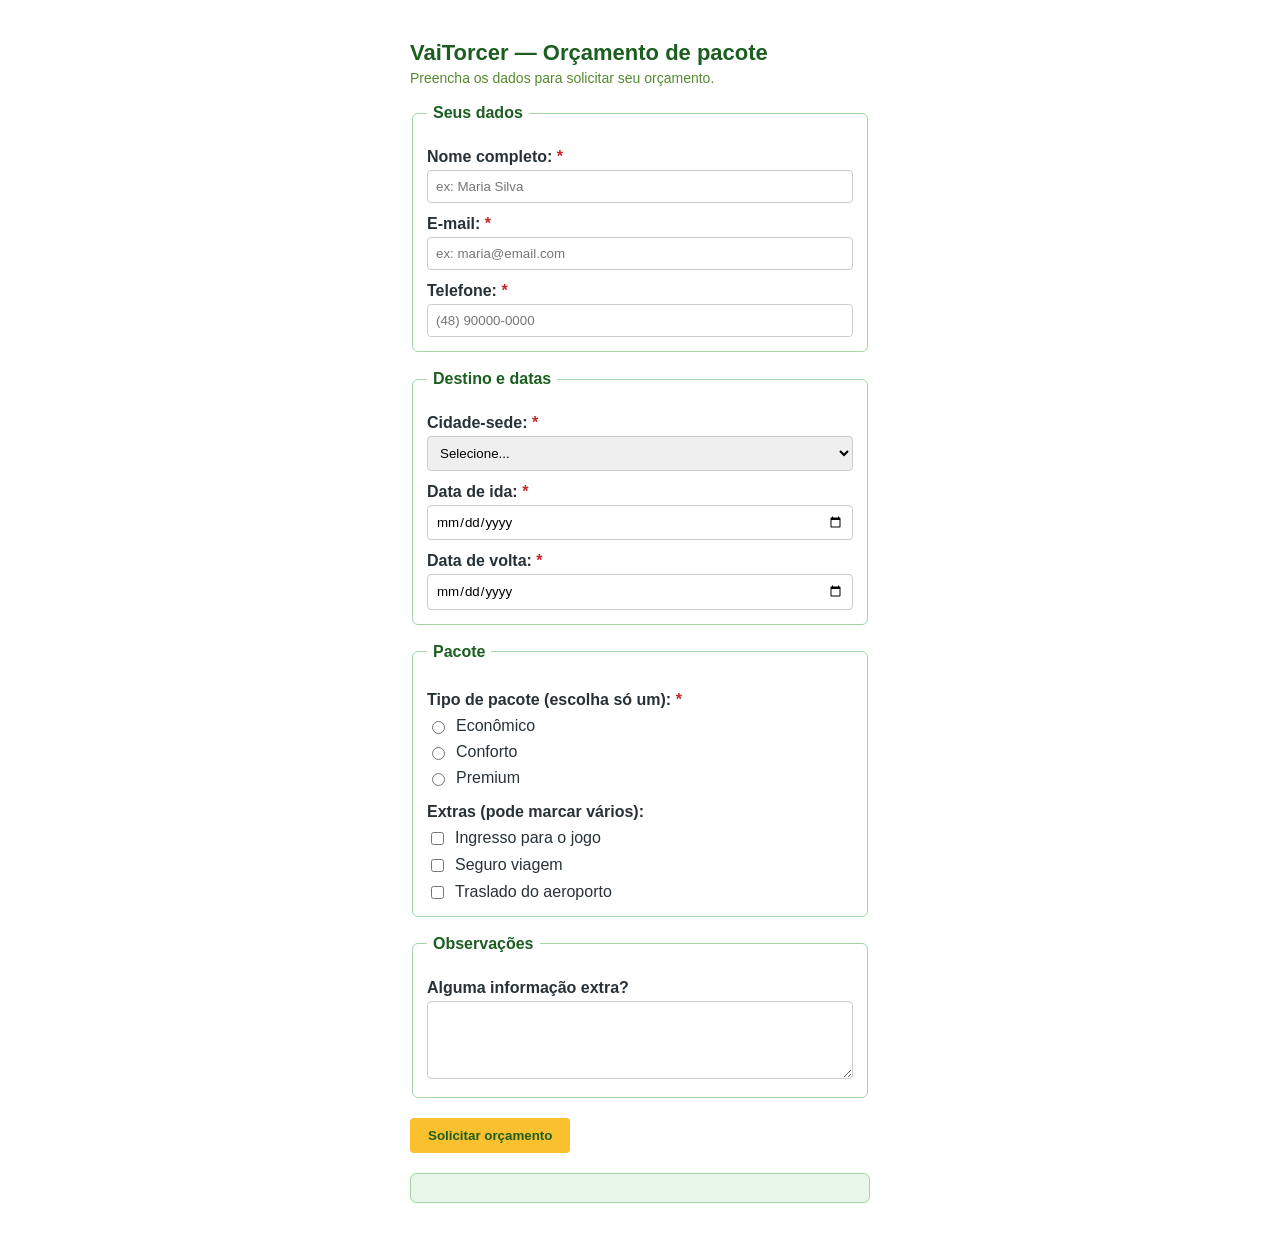
<file: 25-09/04-formulario-vaitorcer-completo/index.html>
<!DOCTYPE html>
<!--
  EXERCÍCIO 4 — Formulário completo da VaiTorcer (juntando a semana toda)
  Base: o formulário completo do exercício 05 do dia 24/09.
  Tópicos: <form>, tipos de campo, radio/checkbox, e as 3 camadas de
           validação vistas nos exercícios 01, 02 e 03 de hoje:

  CAMADA 1 — validação NATIVA do HTML (exercício 01)
    "required" em nome, e-mail, telefone, cidade e datas — o navegador
    bloqueia sozinho, sem nenhuma linha de JavaScript.

  CAMADA 2 — validação com JAVASCRIPT (exercício 02)
    O grupo de radio "pacote" NÃO tem "required" no HTML — é uma regra
    que o navegador não sabe cobrar sozinho de um grupo de radio junto
    com os outros campos, então o script.js verifica se algum foi
    marcado antes de deixar o envio prosseguir.

  CAMADA 3 — feedback visual com CLASSLIST (exercício 03)
    A mensagem de erro/sucesso liga e desliga as classes "text-red" e
    "text-green" com classList.add()/classList.remove(), do mesmo jeito
    simétrico do exercício 03.

  O que fazer:
  1. Tente enviar vazio — o "required" bloqueia (validação nativa).
  2. Preencha nome, e-mail, telefone, cidade e datas, mas não marque
     nenhum pacote — mensagem vermelha específica (validação JavaScript).
  3. Marque um pacote e preencha tudo corretamente — mensagem verde e
     o resumo completo do pedido aparece embaixo.
-->
<html lang="pt-BR">
<head>
  <meta charset="UTF-8" />
  <title>Exercício 4 — formulário completo</title>
  <link rel="stylesheet" href="style.css" />
  <script src="script.js" defer></script>
</head>
<body>

  <h1>VaiTorcer — Orçamento de pacote</h1>
  <p class="subtitulo">Preencha os dados para solicitar seu orçamento.</p>

  <form id="form-orcamento">

    <fieldset>
      <legend>Seus dados</legend>

      <!-- CAMADA 1: required -> validação nativa, o navegador cuida sozinho -->
      <label for="nome">Nome completo: <span class="obrigatorio">*</span></label>
      <input type="text" id="nome" name="nome" placeholder="ex: Maria Silva" required />

      <label for="email">E-mail: <span class="obrigatorio">*</span></label>
      <input type="email" id="email" name="email" placeholder="ex: maria@email.com" required />

      <label for="telefone">Telefone: <span class="obrigatorio">*</span></label>
      <input type="tel" id="telefone" name="telefone" placeholder="(48) 90000-0000" required />
    </fieldset>

    <fieldset>
      <legend>Destino e datas</legend>

      <label for="cidade">Cidade-sede: <span class="obrigatorio">*</span></label>
      <select id="cidade" name="cidade" required>
        <option value="">Selecione...</option>
        <option value="Cidade do México">Cidade do México</option>
        <option value="Nova York">Nova York</option>
        <option value="Los Angeles">Los Angeles</option>
        <option value="Miami">Miami</option>
        <option value="Toronto">Toronto</option>
      </select>

      <label for="data-ida">Data de ida: <span class="obrigatorio">*</span></label>
      <input type="date" id="data-ida" name="data-ida" required />

      <label for="data-volta">Data de volta: <span class="obrigatorio">*</span></label>
      <input type="date" id="data-volta" name="data-volta" required />
    </fieldset>

    <fieldset>
      <legend>Pacote</legend>

      <p class="rotulo-grupo">Tipo de pacote (escolha só um): <span class="obrigatorio">*</span></p>

      <!--
        CAMADA 2: repare que NENHUM radio tem "required" aqui. O HTML
        sozinho não valida esse grupo junto com o resto do formulário
        do jeito que precisamos — por isso essa regra vira JavaScript
        no script.js.
      -->
      <div class="opcao">
        <input type="radio" id="pacote-economico" name="pacote" value="Econômico" />
        <label for="pacote-economico">Econômico</label>
      </div>
      <div class="opcao">
        <input type="radio" id="pacote-conforto" name="pacote" value="Conforto" />
        <label for="pacote-conforto">Conforto</label>
      </div>
      <div class="opcao">
        <input type="radio" id="pacote-premium" name="pacote" value="Premium" />
        <label for="pacote-premium">Premium</label>
      </div>

      <p class="rotulo-grupo">Extras (pode marcar vários):</p>

      <div class="opcao">
        <input type="checkbox" id="ingresso" />
        <label for="ingresso">Ingresso para o jogo</label>
      </div>
      <div class="opcao">
        <input type="checkbox" id="seguro" />
        <label for="seguro">Seguro viagem</label>
      </div>
      <div class="opcao">
        <input type="checkbox" id="traslado" />
        <label for="traslado">Traslado do aeroporto</label>
      </div>
    </fieldset>

    <fieldset>
      <legend>Observações</legend>

      <label for="observacoes">Alguma informação extra?</label>
      <textarea id="observacoes" name="observacoes" rows="4"></textarea>
    </fieldset>

    <button type="submit">Solicitar orçamento</button>

  </form>

  <!-- CAMADA 3: este parágrafo começa sem nenhuma classe — o script.js decide qual cor aplicar -->
  <p id="mensagem"></p>

  <div id="resumo"></div>

</body>
</html>
</file>
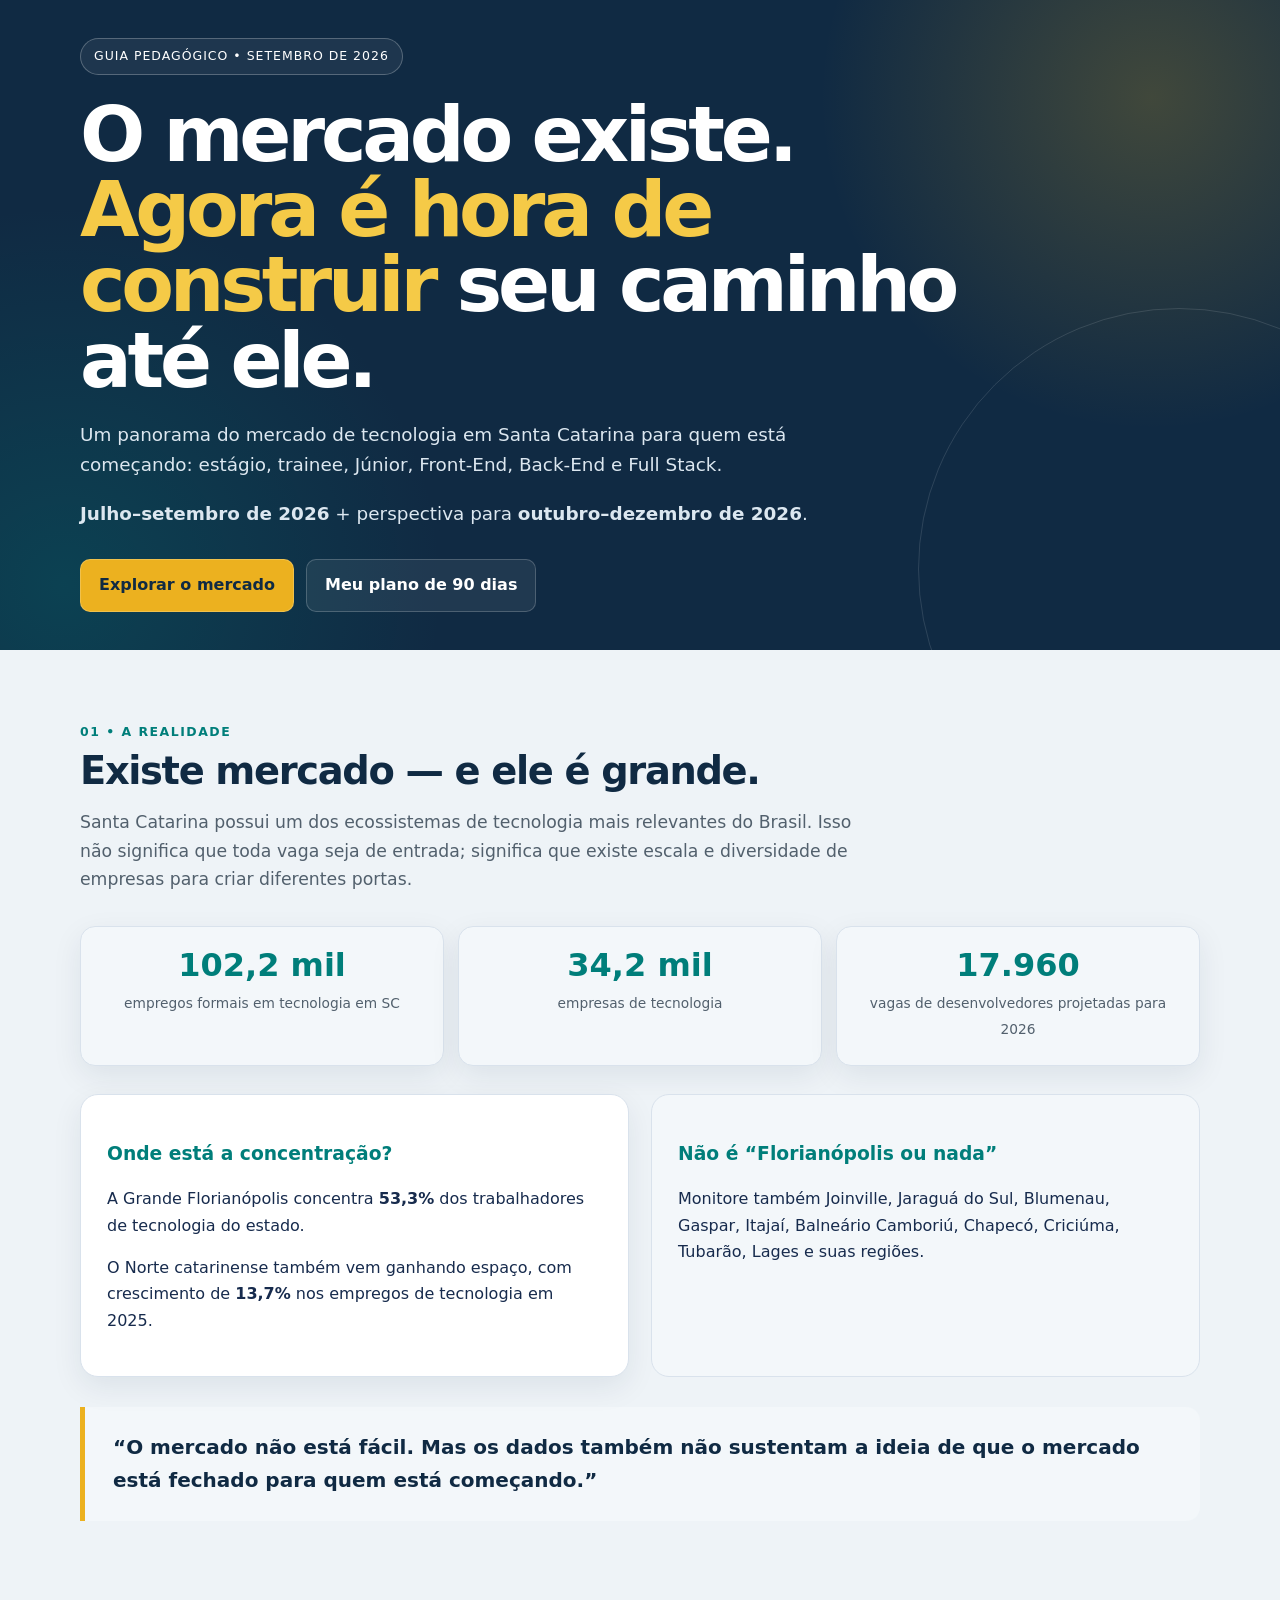
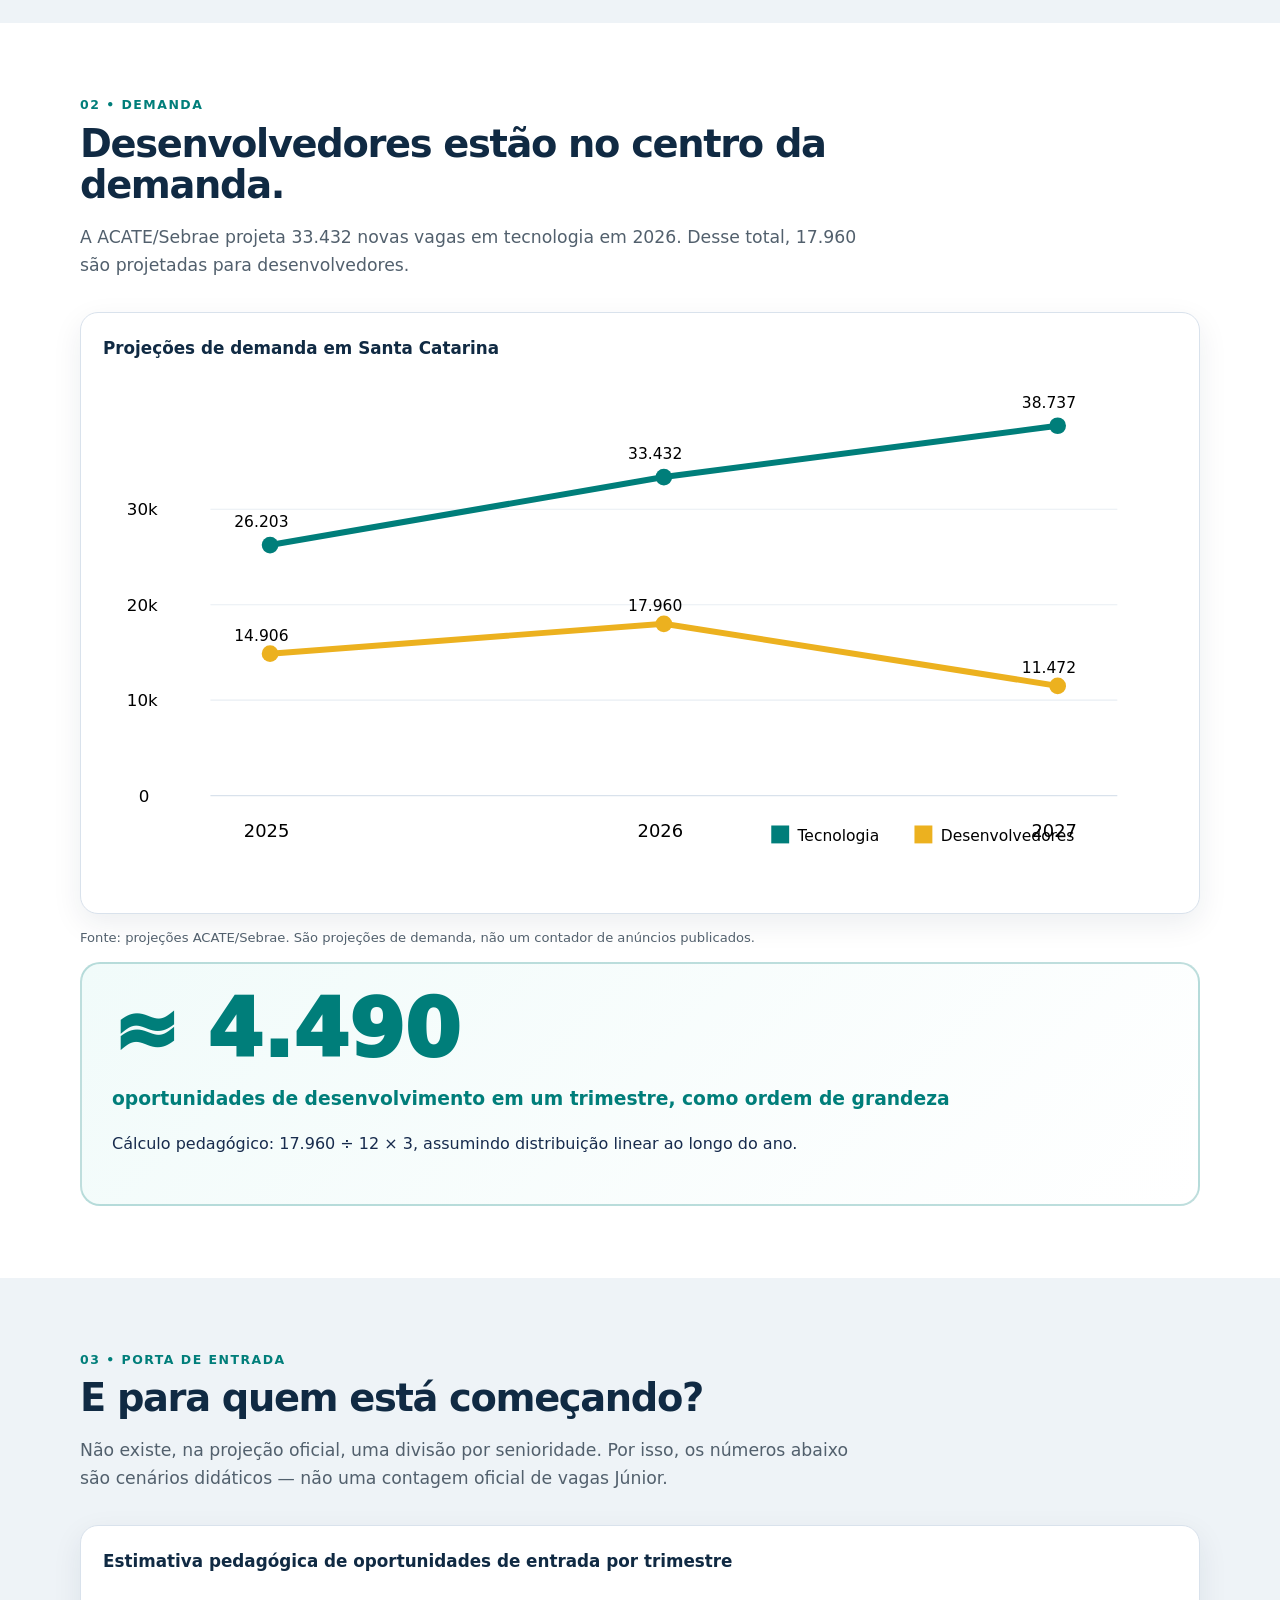
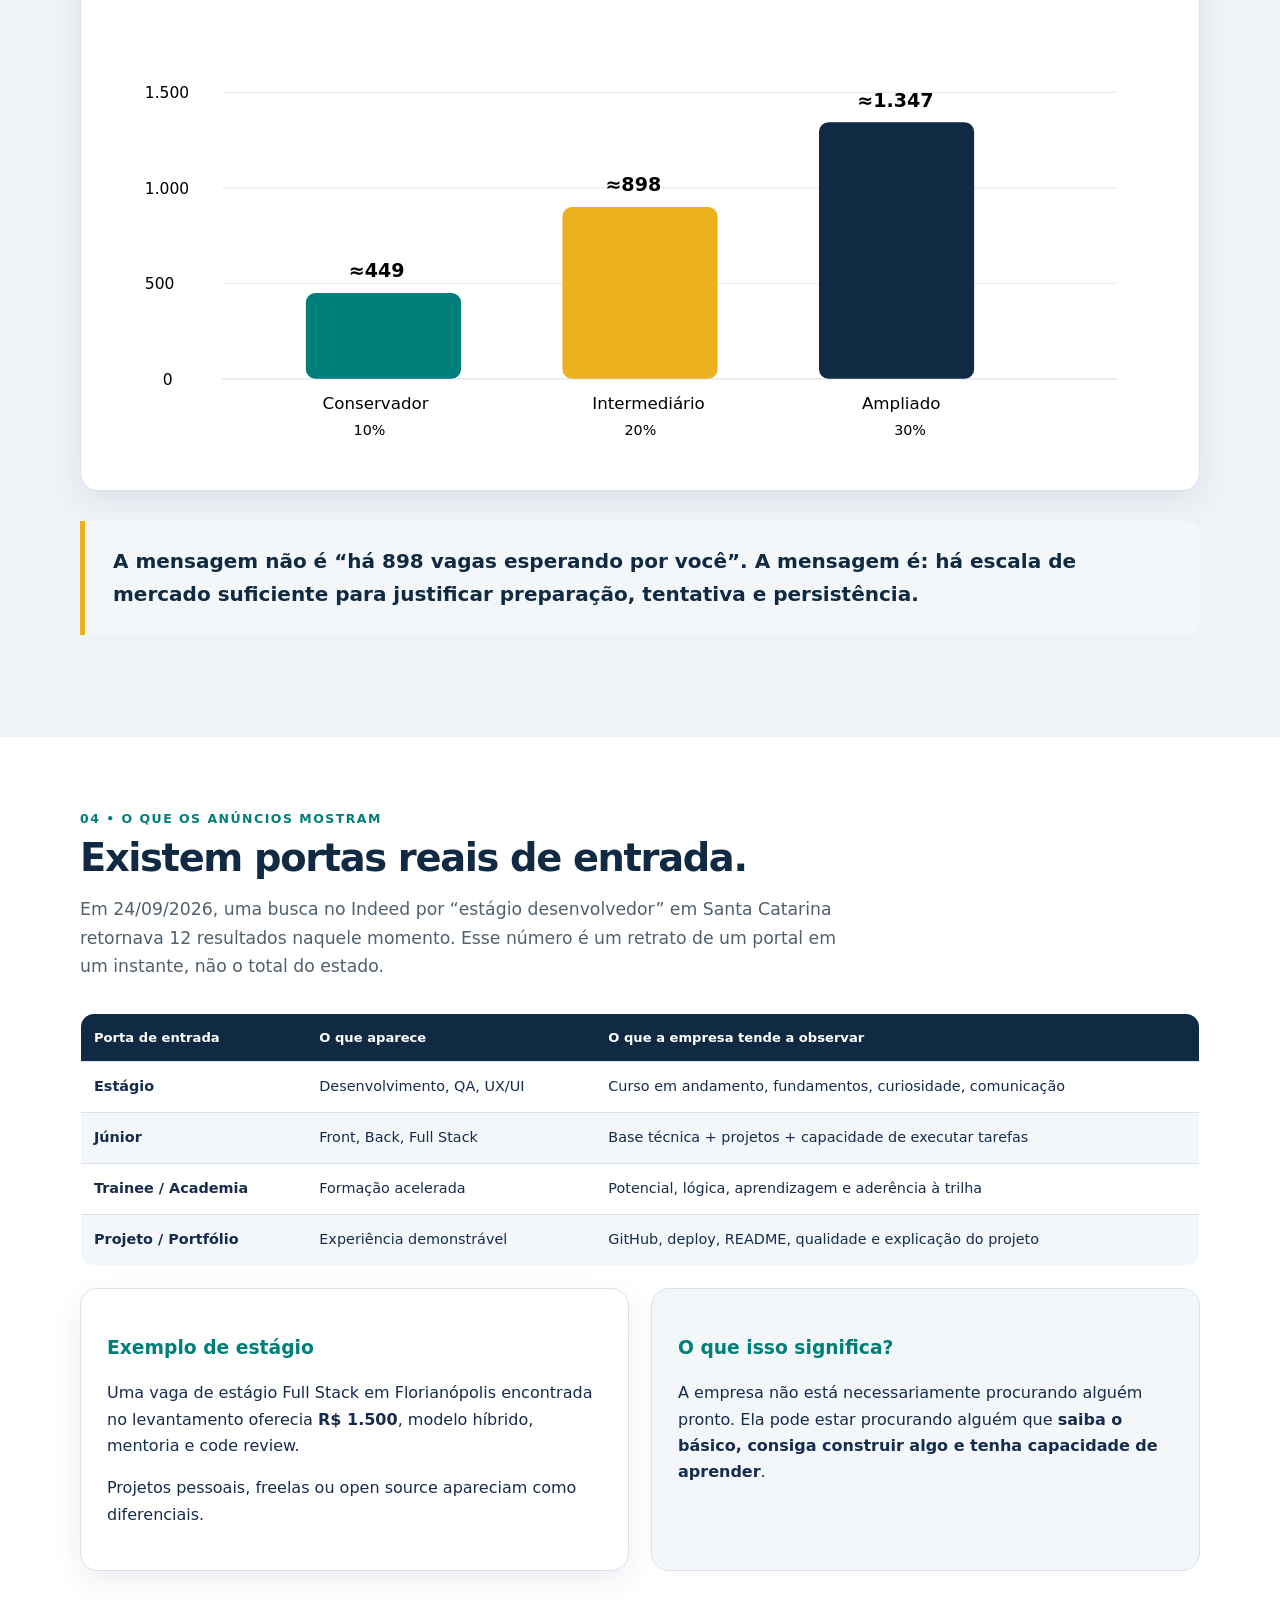
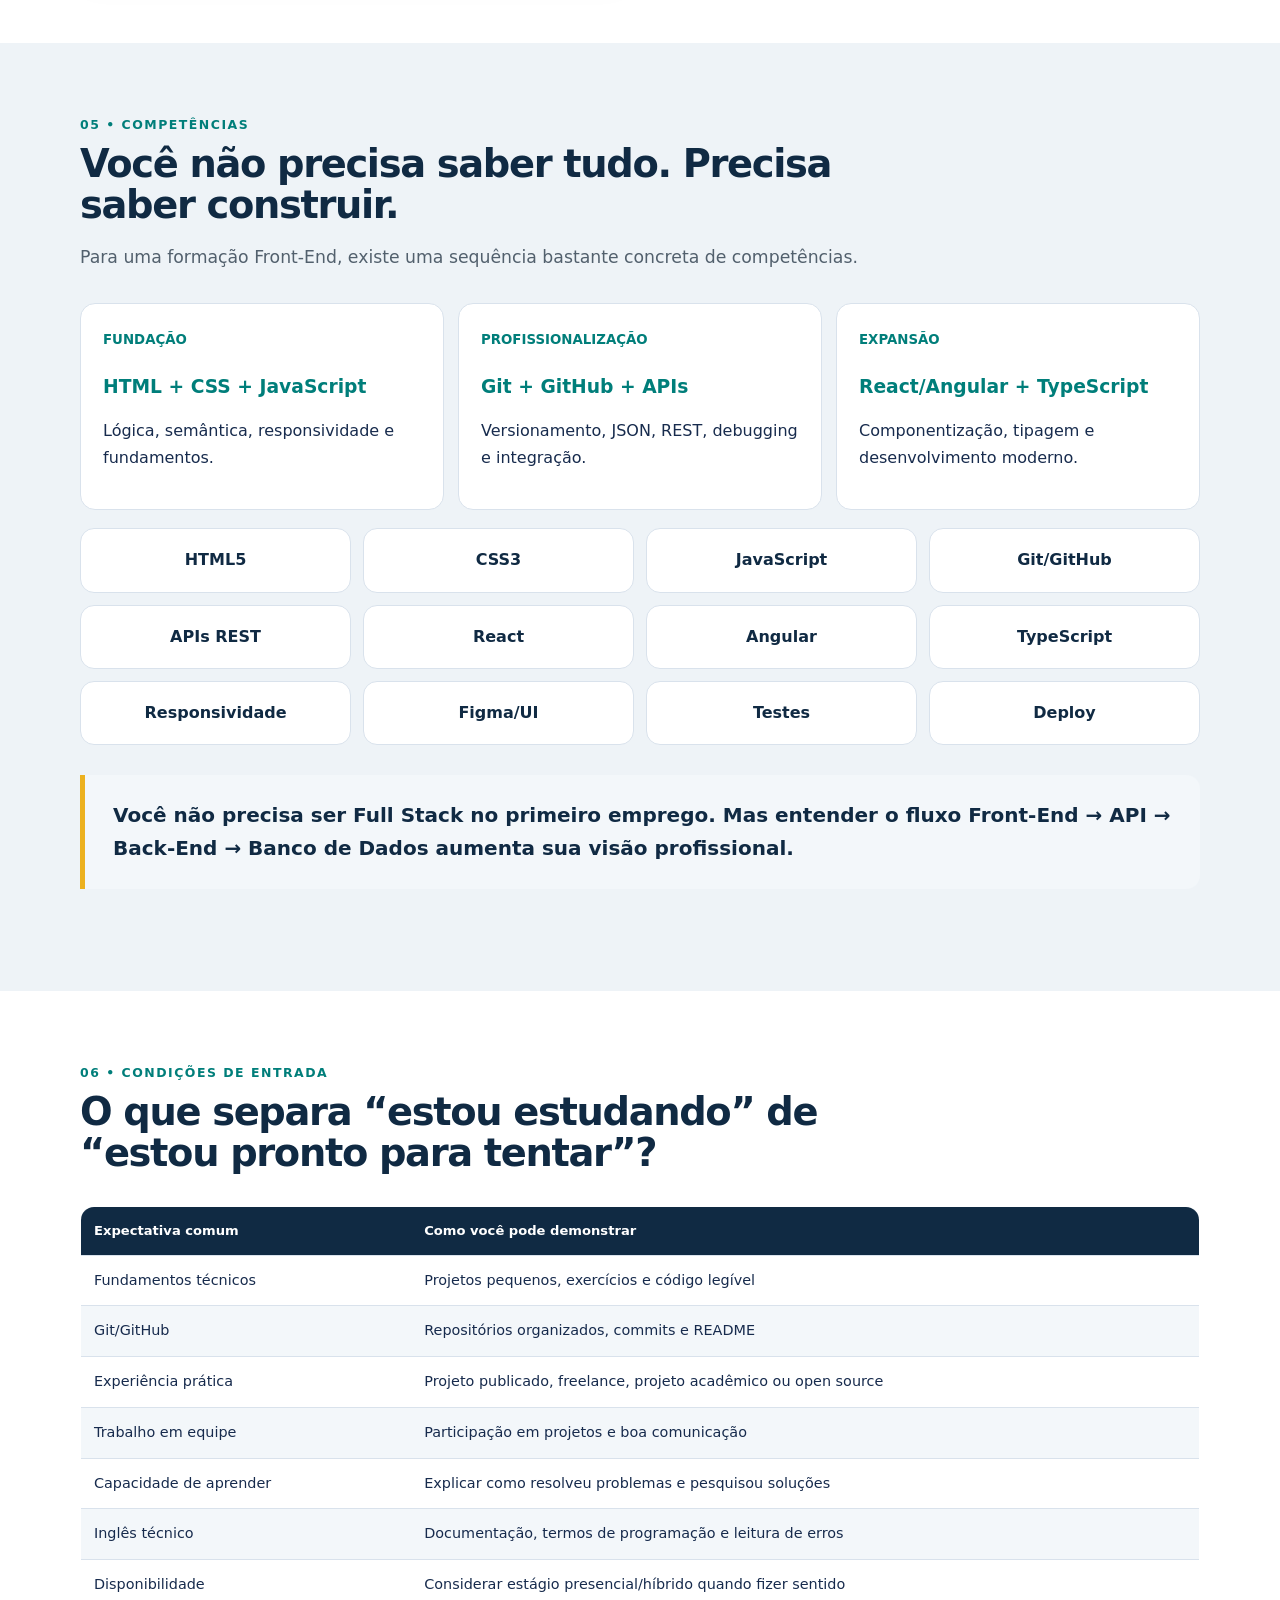
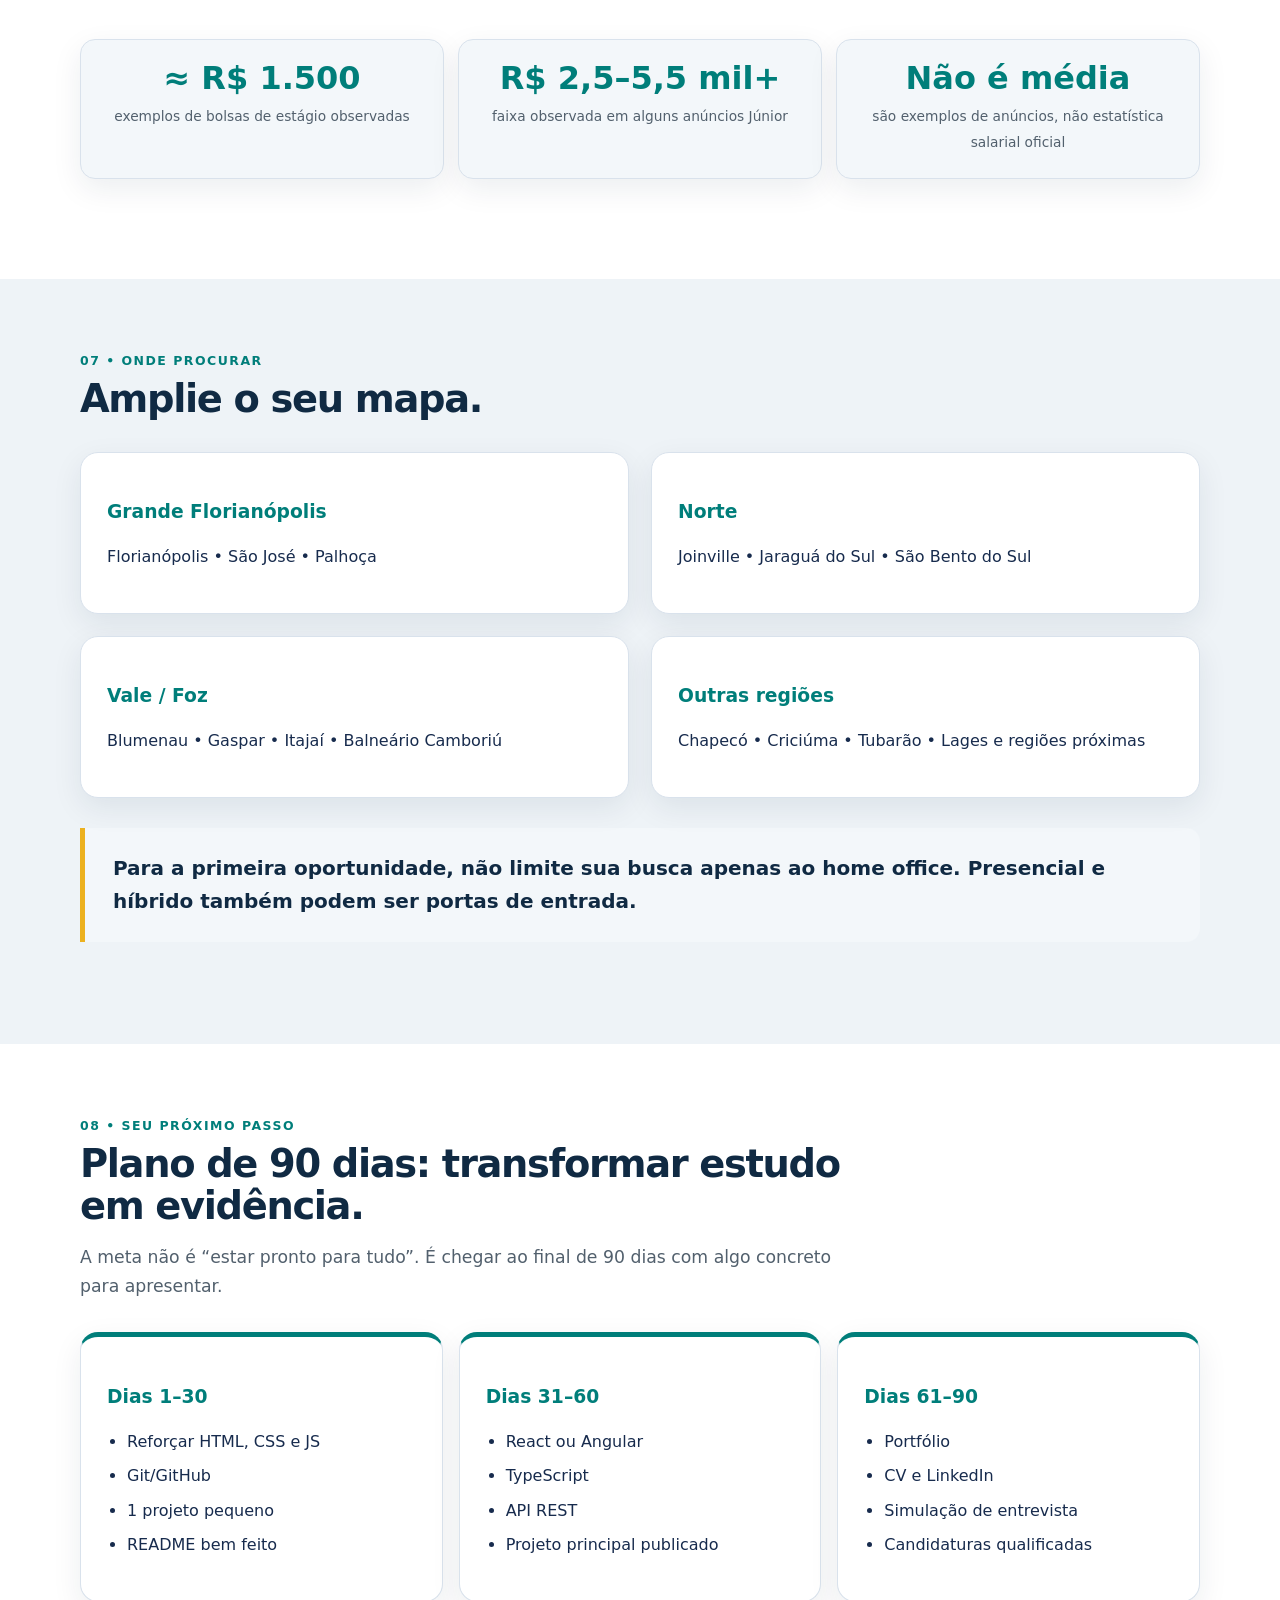
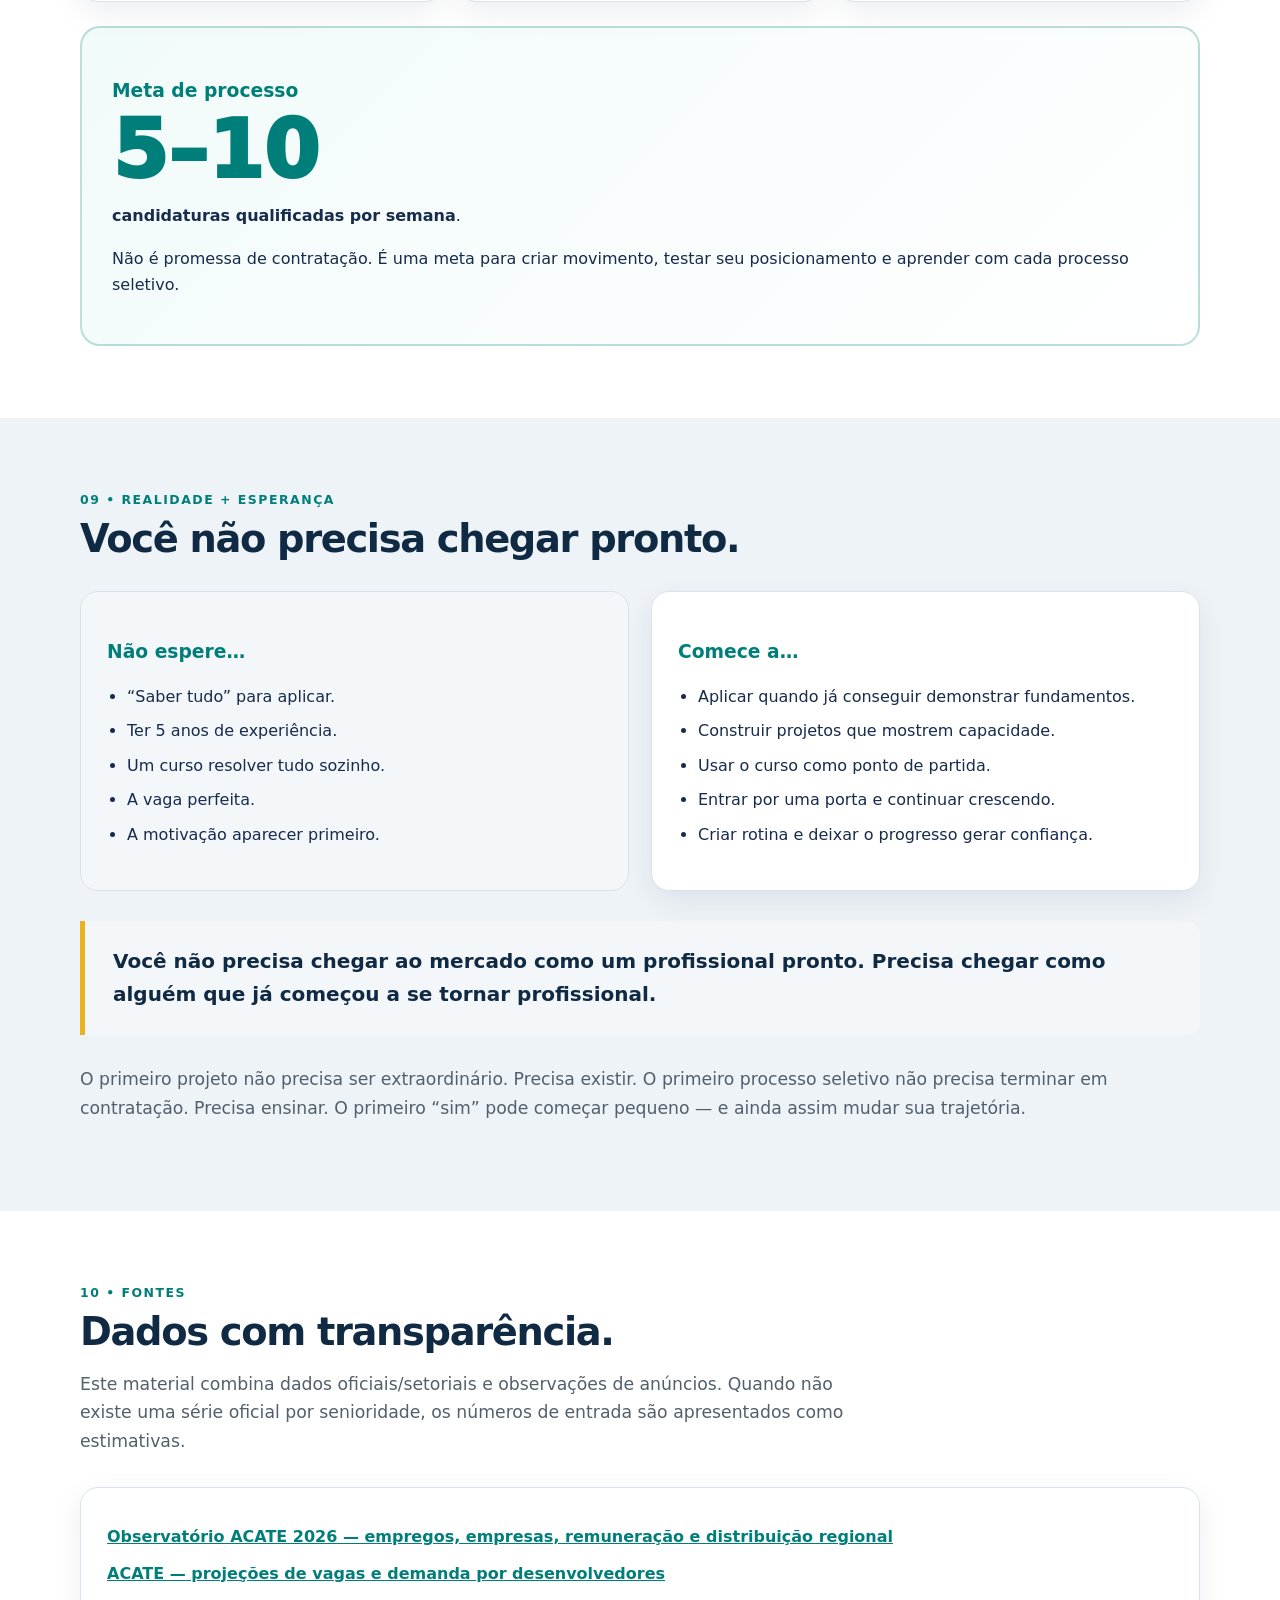
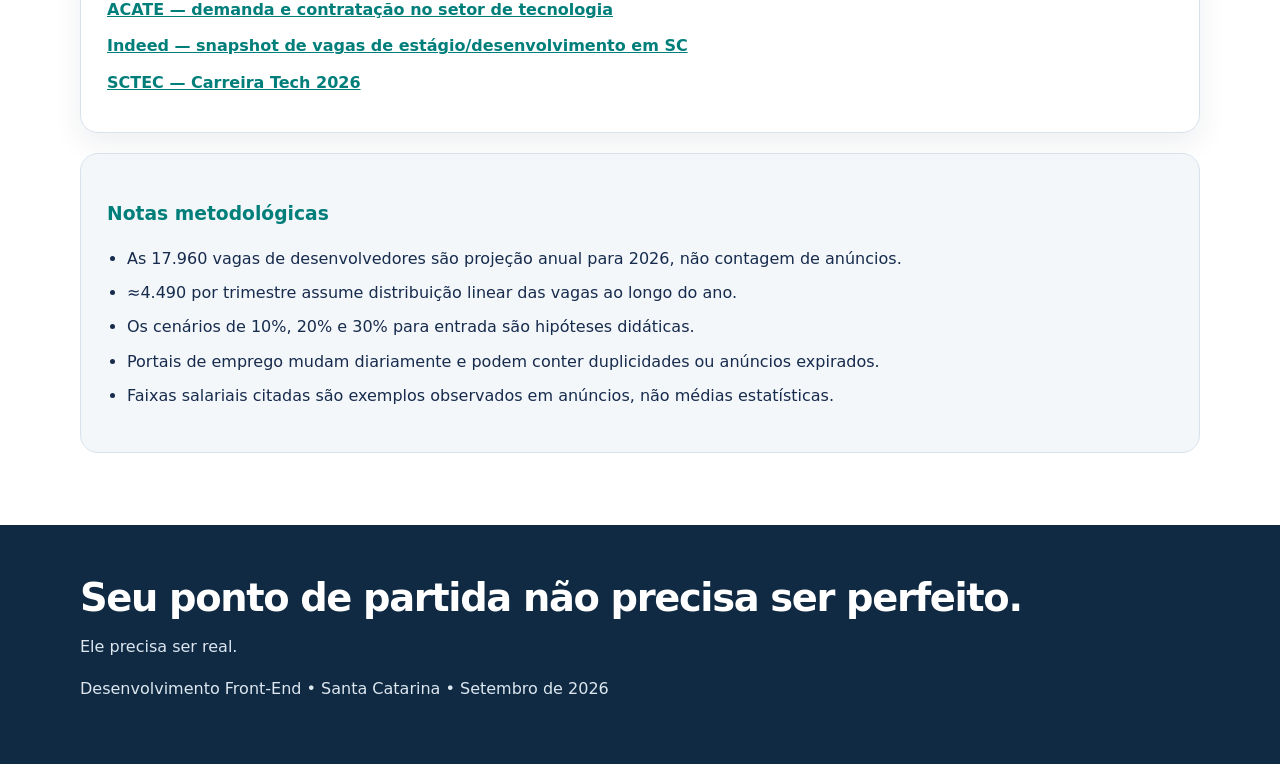
<file: Mercado_Tecnologia_SC_Entrada_2026.html>
<!DOCTYPE html>
<html lang="pt-BR">
<head>
<meta charset="UTF-8">
<meta name="viewport" content="width=device-width, initial-scale=1.0">
<title>Mercado de Tecnologia em Santa Catarina — Guia para quem está começando</title>
<meta name="description" content="Guia motivacional e prático sobre o mercado de tecnologia em Santa Catarina para iniciantes em Desenvolvimento Front-End.">
<style>
:root{
  --navy:#102A43;
  --teal:#007E7A;
  --gold:#ECB11F;
  --light:#F3F7FA;
  --mid:#52606D;
  --dark:#172B4D;
  --green:#16825D;
  --orange:#D97706;
  --red:#B42318;
  --white:#fff;
  --border:#D9E2EC;
  --shadow:0 10px 30px rgba(16,42,67,.08);
}
*{box-sizing:border-box}
html{scroll-behavior:smooth}
body{
  margin:0;
  font-family:Inter,ui-sans-serif,system-ui,-apple-system,BlinkMacSystemFont,"Segoe UI",sans-serif;
  color:var(--dark);
  background:#eef3f7;
  line-height:1.65;
}
a{color:var(--teal);font-weight:700}
.container{width:min(1120px,calc(100% - 32px));margin:auto}
.hero{
  min-height:650px;
  display:flex;
  align-items:center;
  background:
    radial-gradient(circle at 90% 15%,rgba(236,177,31,.22),transparent 26%),
    radial-gradient(circle at 5% 90%,rgba(0,126,122,.28),transparent 28%),
    var(--navy);
  color:white;
  position:relative;
  overflow:hidden;
}
.hero:after{
  content:"";
  position:absolute;
  width:520px;height:520px;border:1px solid rgba(255,255,255,.12);
  border-radius:50%;right:-160px;bottom:-180px;
}
.badge{
  display:inline-flex;padding:7px 13px;border:1px solid rgba(255,255,255,.25);
  border-radius:999px;font-size:.78rem;letter-spacing:.08em;text-transform:uppercase;
  background:rgba(255,255,255,.06)
}
h1{font-size:clamp(2.5rem,6vw,5.3rem);line-height:.98;margin:22px 0;max-width:900px;letter-spacing:-.055em}
.hero p{font-size:1.15rem;max-width:760px;color:#dce7f0}
.hero .accent{color:#f5ca47}
.hero-actions{display:flex;gap:12px;flex-wrap:wrap;margin-top:30px}
.btn{
  display:inline-block;text-decoration:none;padding:12px 18px;border-radius:10px;
  font-weight:800;border:1px solid rgba(255,255,255,.2)
}
.btn.primary{background:var(--gold);color:var(--navy)}
.btn.secondary{color:white;background:rgba(255,255,255,.07)}
section{padding:72px 0}
section:nth-of-type(even){background:white}
.section-head{max-width:780px;margin-bottom:32px}
.eyebrow{color:var(--teal);font-weight:900;text-transform:uppercase;letter-spacing:.12em;font-size:.78rem}
h2{font-size:clamp(1.8rem,3vw,3rem);line-height:1.08;margin:7px 0 15px;letter-spacing:-.035em;color:var(--navy)}
h3{color:var(--teal);margin-bottom:8px}
.lead{font-size:1.08rem;color:var(--mid)}
.quote{
  margin:30px 0;padding:24px 28px;border-left:5px solid var(--gold);
  background:var(--light);border-radius:0 14px 14px 0;
  font-size:1.25rem;font-weight:850;color:var(--navy)
}
.metrics{display:grid;grid-template-columns:repeat(3,1fr);gap:14px;margin:28px 0}
.metric{
  background:var(--light);border:1px solid var(--border);border-radius:15px;
  padding:22px;text-align:center;box-shadow:var(--shadow)
}
.metric strong{display:block;font-size:2rem;line-height:1;color:var(--teal);margin-bottom:9px}
.metric span{font-size:.86rem;color:var(--mid)}
.grid{display:grid;grid-template-columns:repeat(2,1fr);gap:22px}
.card{
  background:white;border:1px solid var(--border);border-radius:18px;padding:26px;
  box-shadow:var(--shadow)
}
.card.soft{background:var(--light);box-shadow:none}
.chart-card{
  background:white;border:1px solid var(--border);border-radius:18px;padding:22px;
  box-shadow:var(--shadow);overflow:hidden
}
.chart-title{font-weight:850;color:var(--navy);font-size:1.05rem;margin-bottom:15px}
svg{width:100%;height:auto;display:block}
table{width:100%;border-collapse:collapse;background:white;border:1px solid var(--border);border-radius:14px;overflow:hidden}
th{background:var(--navy);color:white;text-align:left;padding:13px;font-size:.82rem}
td{padding:13px;border-top:1px solid var(--border);font-size:.9rem;vertical-align:top}
tr:nth-child(even) td{background:var(--light)}
.pill-grid{display:grid;grid-template-columns:repeat(4,1fr);gap:12px}
.pill{
  padding:18px;background:white;border:1px solid var(--border);border-radius:14px;
  font-weight:800;color:var(--navy);text-align:center
}
.stack{
  display:grid;grid-template-columns:repeat(3,1fr);gap:14px
}
.stack .step{
  position:relative;background:white;border:1px solid var(--border);border-radius:15px;padding:22px
}
.step small{color:var(--teal);font-weight:900;text-transform:uppercase}
ul{padding-left:20px}
li{margin:8px 0}
.highlight{
  border:2px solid rgba(0,126,122,.25);background:linear-gradient(135deg,#f1fbfa,#fff);
  border-radius:20px;padding:30px
}
.big-number{font-size:clamp(2.5rem,7vw,5rem);font-weight:950;line-height:.9;color:var(--teal)}
.timeline{display:grid;grid-template-columns:repeat(3,1fr);gap:16px}
.timeline .card{border-top:5px solid var(--teal)}
.footer{background:var(--navy);color:#dce7f0;padding:45px 0}
.footer h2{color:white}
.source-list a{display:block;margin:10px 0}
.note{font-size:.82rem;color:var(--mid)}
@media(max-width:800px){
  .metrics,.grid,.stack,.timeline{grid-template-columns:1fr}
  .pill-grid{grid-template-columns:repeat(2,1fr)}
  section{padding:52px 0}
  .hero{min-height:560px}
  .container{width:min(100% - 24px,1120px)}
  table{display:block;overflow-x:auto;white-space:normal}
}
@media(max-width:480px){
  .pill-grid{grid-template-columns:1fr}
  h1{font-size:2.8rem}
}
@media print{
  body{background:white}
  .hero{min-height:auto;padding:70px 0}
  section{page-break-inside:avoid}
  .btn{display:none}
  .card,.metric,.chart-card{box-shadow:none}
}
</style>
</head>
<body>

<header class="hero" id="top">
  <div class="container">
    <span class="badge">Guia pedagógico • Setembro de 2026</span>
    <h1>O mercado existe.<br><span class="accent">Agora é hora de construir</span> seu caminho até ele.</h1>
    <p>Um panorama do mercado de tecnologia em Santa Catarina para quem está começando: estágio, trainee, Júnior, Front-End, Back-End e Full Stack.</p>
    <p><strong>Julho–setembro de 2026</strong> + perspectiva para <strong>outubro–dezembro de 2026</strong>.</p>
    <div class="hero-actions">
      <a class="btn primary" href="#mercado">Explorar o mercado</a>
      <a class="btn secondary" href="#plano">Meu plano de 90 dias</a>
    </div>
  </div>
</header>

<main>
<section id="mercado">
<div class="container">
  <div class="section-head">
    <div class="eyebrow">01 • A realidade</div>
    <h2>Existe mercado — e ele é grande.</h2>
    <p class="lead">Santa Catarina possui um dos ecossistemas de tecnologia mais relevantes do Brasil. Isso não significa que toda vaga seja de entrada; significa que existe escala e diversidade de empresas para criar diferentes portas.</p>
  </div>
  <div class="metrics">
    <div class="metric"><strong>102,2 mil</strong><span>empregos formais em tecnologia em SC</span></div>
    <div class="metric"><strong>34,2 mil</strong><span>empresas de tecnologia</span></div>
    <div class="metric"><strong>17.960</strong><span>vagas de desenvolvedores projetadas para 2026</span></div>
  </div>
  <div class="grid">
    <div class="card">
      <h3>Onde está a concentração?</h3>
      <p>A Grande Florianópolis concentra <strong>53,3%</strong> dos trabalhadores de tecnologia do estado.</p>
      <p>O Norte catarinense também vem ganhando espaço, com crescimento de <strong>13,7%</strong> nos empregos de tecnologia em 2025.</p>
    </div>
    <div class="card soft">
      <h3>Não é “Florianópolis ou nada”</h3>
      <p>Monitore também Joinville, Jaraguá do Sul, Blumenau, Gaspar, Itajaí, Balneário Camboriú, Chapecó, Criciúma, Tubarão, Lages e suas regiões.</p>
    </div>
  </div>
  <div class="quote">“O mercado não está fácil. Mas os dados também não sustentam a ideia de que o mercado está fechado para quem está começando.”</div>
</div>
</section>

<section>
<div class="container">
  <div class="section-head">
    <div class="eyebrow">02 • Demanda</div>
    <h2>Desenvolvedores estão no centro da demanda.</h2>
    <p class="lead">A ACATE/Sebrae projeta 33.432 novas vagas em tecnologia em 2026. Desse total, 17.960 são projetadas para desenvolvedores.</p>
  </div>
  <div class="chart-card">
    <div class="chart-title">Projeções de demanda em Santa Catarina</div>
    <svg viewBox="0 0 900 430" role="img" aria-label="Gráfico de linhas com projeções de vagas de tecnologia e desenvolvedores em 2025, 2026 e 2027">
      <line x1="90" y1="350" x2="850" y2="350" stroke="#D9E2EC"/>
      <line x1="90" y1="270" x2="850" y2="270" stroke="#E8EEF3"/>
      <line x1="90" y1="190" x2="850" y2="190" stroke="#E8EEF3"/>
      <line x1="90" y1="110" x2="850" y2="110" stroke="#E8EEF3"/>
      <text x="30" y="355" font-size="14">0</text><text x="20" y="275" font-size="14">10k</text>
      <text x="20" y="195" font-size="14">20k</text><text x="20" y="115" font-size="14">30k</text>
      <polyline points="140,140 470,83 800,40" fill="none" stroke="#007E7A" stroke-width="5"/>
      <polyline points="140,231 470,206 800,258" fill="none" stroke="#ECB11F" stroke-width="5"/>
      <circle cx="140" cy="140" r="7" fill="#007E7A"/><circle cx="470" cy="83" r="7" fill="#007E7A"/><circle cx="800" cy="40" r="7" fill="#007E7A"/>
      <circle cx="140" cy="231" r="7" fill="#ECB11F"/><circle cx="470" cy="206" r="7" fill="#ECB11F"/><circle cx="800" cy="258" r="7" fill="#ECB11F"/>
      <text x="118" y="385" font-size="15">2025</text><text x="448" y="385" font-size="15">2026</text><text x="778" y="385" font-size="15">2027</text>
      <text x="110" y="125" font-size="13">26.203</text><text x="440" y="68" font-size="13">33.432</text><text x="770" y="25" font-size="13">38.737</text>
      <text x="110" y="220" font-size="13">14.906</text><text x="440" y="195" font-size="13">17.960</text><text x="770" y="247" font-size="13">11.472</text>
      <rect x="560" y="375" width="15" height="15" fill="#007E7A"/><text x="582" y="388" font-size="13">Tecnologia</text>
      <rect x="680" y="375" width="15" height="15" fill="#ECB11F"/><text x="702" y="388" font-size="13">Desenvolvedores</text>
    </svg>
  </div>
  <p class="note">Fonte: projeções ACATE/Sebrae. São projeções de demanda, não um contador de anúncios publicados.</p>
  <div class="highlight">
    <div class="big-number">≈ 4.490</div>
    <h3>oportunidades de desenvolvimento em um trimestre, como ordem de grandeza</h3>
    <p>Cálculo pedagógico: 17.960 ÷ 12 × 3, assumindo distribuição linear ao longo do ano.</p>
  </div>
</div>
</section>

<section>
<div class="container">
  <div class="section-head">
    <div class="eyebrow">03 • Porta de entrada</div>
    <h2>E para quem está começando?</h2>
    <p class="lead">Não existe, na projeção oficial, uma divisão por senioridade. Por isso, os números abaixo são cenários didáticos — não uma contagem oficial de vagas Júnior.</p>
  </div>
  <div class="chart-card">
    <div class="chart-title">Estimativa pedagógica de oportunidades de entrada por trimestre</div>
    <svg viewBox="0 0 900 400" role="img" aria-label="Gráfico de barras com cenários de 10, 20 e 30 por cento">
      <line x1="100" y1="325" x2="850" y2="325" stroke="#D9E2EC"/>
      <line x1="100" y1="245" x2="850" y2="245" stroke="#E8EEF3"/>
      <line x1="100" y1="165" x2="850" y2="165" stroke="#E8EEF3"/>
      <line x1="100" y1="85" x2="850" y2="85" stroke="#E8EEF3"/>
      <text x="50" y="330" font-size="13">0</text><text x="35" y="250" font-size="13">500</text><text x="35" y="170" font-size="13">1.000</text><text x="35" y="90" font-size="13">1.500</text>
      <rect x="170" y="253" width="130" height="72" rx="8" fill="#007E7A"/>
      <rect x="385" y="181" width="130" height="144" rx="8" fill="#ECB11F"/>
      <rect x="600" y="110" width="130" height="215" rx="8" fill="#102A43"/>
      <text x="206" y="240" font-weight="700" font-size="16">≈449</text>
      <text x="421" y="168" font-weight="700" font-size="16">≈898</text>
      <text x="632" y="97" font-weight="700" font-size="16">≈1.347</text>
      <text x="184" y="350" font-size="14">Conservador</text><text x="410" y="350" font-size="14">Intermediário</text><text x="636" y="350" font-size="14">Ampliado</text>
      <text x="210" y="372" font-size="12">10%</text><text x="437" y="372" font-size="12">20%</text><text x="663" y="372" font-size="12">30%</text>
    </svg>
  </div>
  <div class="quote">A mensagem não é “há 898 vagas esperando por você”. A mensagem é: <strong>há escala de mercado suficiente para justificar preparação, tentativa e persistência.</strong></div>
</div>
</section>

<section>
<div class="container">
  <div class="section-head">
    <div class="eyebrow">04 • O que os anúncios mostram</div>
    <h2>Existem portas reais de entrada.</h2>
    <p class="lead">Em 24/09/2026, uma busca no Indeed por “estágio desenvolvedor” em Santa Catarina retornava 12 resultados naquele momento. Esse número é um retrato de um portal em um instante, não o total do estado.</p>
  </div>
  <table>
    <thead><tr><th>Porta de entrada</th><th>O que aparece</th><th>O que a empresa tende a observar</th></tr></thead>
    <tbody>
      <tr><td><strong>Estágio</strong></td><td>Desenvolvimento, QA, UX/UI</td><td>Curso em andamento, fundamentos, curiosidade, comunicação</td></tr>
      <tr><td><strong>Júnior</strong></td><td>Front, Back, Full Stack</td><td>Base técnica + projetos + capacidade de executar tarefas</td></tr>
      <tr><td><strong>Trainee / Academia</strong></td><td>Formação acelerada</td><td>Potencial, lógica, aprendizagem e aderência à trilha</td></tr>
      <tr><td><strong>Projeto / Portfólio</strong></td><td>Experiência demonstrável</td><td>GitHub, deploy, README, qualidade e explicação do projeto</td></tr>
    </tbody>
  </table>
  <div class="grid" style="margin-top:22px">
    <div class="card">
      <h3>Exemplo de estágio</h3>
      <p>Uma vaga de estágio Full Stack em Florianópolis encontrada no levantamento oferecia <strong>R$ 1.500</strong>, modelo híbrido, mentoria e code review.</p>
      <p>Projetos pessoais, freelas ou open source apareciam como diferenciais.</p>
    </div>
    <div class="card soft">
      <h3>O que isso significa?</h3>
      <p>A empresa não está necessariamente procurando alguém pronto. Ela pode estar procurando alguém que <strong>saiba o básico, consiga construir algo e tenha capacidade de aprender</strong>.</p>
    </div>
  </div>
</div>
</section>

<section>
<div class="container">
  <div class="section-head">
    <div class="eyebrow">05 • Competências</div>
    <h2>Você não precisa saber tudo. Precisa saber construir.</h2>
    <p class="lead">Para uma formação Front-End, existe uma sequência bastante concreta de competências.</p>
  </div>
  <div class="stack">
    <div class="step"><small>Fundação</small><h3>HTML + CSS + JavaScript</h3><p>Lógica, semântica, responsividade e fundamentos.</p></div>
    <div class="step"><small>Profissionalização</small><h3>Git + GitHub + APIs</h3><p>Versionamento, JSON, REST, debugging e integração.</p></div>
    <div class="step"><small>Expansão</small><h3>React/Angular + TypeScript</h3><p>Componentização, tipagem e desenvolvimento moderno.</p></div>
  </div>
  <div class="pill-grid" style="margin-top:18px">
    <div class="pill">HTML5</div><div class="pill">CSS3</div><div class="pill">JavaScript</div><div class="pill">Git/GitHub</div>
    <div class="pill">APIs REST</div><div class="pill">React</div><div class="pill">Angular</div><div class="pill">TypeScript</div>
    <div class="pill">Responsividade</div><div class="pill">Figma/UI</div><div class="pill">Testes</div><div class="pill">Deploy</div>
  </div>
  <div class="quote">Você não precisa ser Full Stack no primeiro emprego. Mas entender o fluxo <strong>Front-End → API → Back-End → Banco de Dados</strong> aumenta sua visão profissional.</div>
</div>
</section>

<section>
<div class="container">
  <div class="section-head">
    <div class="eyebrow">06 • Condições de entrada</div>
    <h2>O que separa “estou estudando” de “estou pronto para tentar”?</h2>
  </div>
  <table>
    <thead><tr><th>Expectativa comum</th><th>Como você pode demonstrar</th></tr></thead>
    <tbody>
      <tr><td>Fundamentos técnicos</td><td>Projetos pequenos, exercícios e código legível</td></tr>
      <tr><td>Git/GitHub</td><td>Repositórios organizados, commits e README</td></tr>
      <tr><td>Experiência prática</td><td>Projeto publicado, freelance, projeto acadêmico ou open source</td></tr>
      <tr><td>Trabalho em equipe</td><td>Participação em projetos e boa comunicação</td></tr>
      <tr><td>Capacidade de aprender</td><td>Explicar como resolveu problemas e pesquisou soluções</td></tr>
      <tr><td>Inglês técnico</td><td>Documentação, termos de programação e leitura de erros</td></tr>
      <tr><td>Disponibilidade</td><td>Considerar estágio presencial/híbrido quando fizer sentido</td></tr>
    </tbody>
  </table>
  <div class="metrics">
    <div class="metric"><strong>≈ R$ 1.500</strong><span>exemplos de bolsas de estágio observadas</span></div>
    <div class="metric"><strong>R$ 2,5–5,5 mil+</strong><span>faixa observada em alguns anúncios Júnior</span></div>
    <div class="metric"><strong>Não é média</strong><span>são exemplos de anúncios, não estatística salarial oficial</span></div>
  </div>
</div>
</section>

<section>
<div class="container">
  <div class="section-head">
    <div class="eyebrow">07 • Onde procurar</div>
    <h2>Amplie o seu mapa.</h2>
  </div>
  <div class="grid">
    <div class="card"><h3>Grande Florianópolis</h3><p>Florianópolis • São José • Palhoça</p></div>
    <div class="card"><h3>Norte</h3><p>Joinville • Jaraguá do Sul • São Bento do Sul</p></div>
    <div class="card"><h3>Vale / Foz</h3><p>Blumenau • Gaspar • Itajaí • Balneário Camboriú</p></div>
    <div class="card"><h3>Outras regiões</h3><p>Chapecó • Criciúma • Tubarão • Lages e regiões próximas</p></div>
  </div>
  <div class="quote">Para a primeira oportunidade, não limite sua busca apenas ao home office. Presencial e híbrido também podem ser portas de entrada.</div>
</div>
</section>

<section id="plano">
<div class="container">
  <div class="section-head">
    <div class="eyebrow">08 • Seu próximo passo</div>
    <h2>Plano de 90 dias: transformar estudo em evidência.</h2>
    <p class="lead">A meta não é “estar pronto para tudo”. É chegar ao final de 90 dias com algo concreto para apresentar.</p>
  </div>
  <div class="timeline">
    <div class="card"><h3>Dias 1–30</h3><ul><li>Reforçar HTML, CSS e JS</li><li>Git/GitHub</li><li>1 projeto pequeno</li><li>README bem feito</li></ul></div>
    <div class="card"><h3>Dias 31–60</h3><ul><li>React ou Angular</li><li>TypeScript</li><li>API REST</li><li>Projeto principal publicado</li></ul></div>
    <div class="card"><h3>Dias 61–90</h3><ul><li>Portfólio</li><li>CV e LinkedIn</li><li>Simulação de entrevista</li><li>Candidaturas qualificadas</li></ul></div>
  </div>
  <div class="highlight" style="margin-top:24px">
    <h3>Meta de processo</h3>
    <div class="big-number">5–10</div>
    <p><strong>candidaturas qualificadas por semana</strong>.</p>
    <p>Não é promessa de contratação. É uma meta para criar movimento, testar seu posicionamento e aprender com cada processo seletivo.</p>
  </div>
</div>
</section>

<section>
<div class="container">
  <div class="section-head">
    <div class="eyebrow">09 • Realidade + esperança</div>
    <h2>Você não precisa chegar pronto.</h2>
  </div>
  <div class="grid">
    <div class="card soft"><h3>Não espere…</h3><ul><li>“Saber tudo” para aplicar.</li><li>Ter 5 anos de experiência.</li><li>Um curso resolver tudo sozinho.</li><li>A vaga perfeita.</li><li>A motivação aparecer primeiro.</li></ul></div>
    <div class="card"><h3>Comece a…</h3><ul><li>Aplicar quando já conseguir demonstrar fundamentos.</li><li>Construir projetos que mostrem capacidade.</li><li>Usar o curso como ponto de partida.</li><li>Entrar por uma porta e continuar crescendo.</li><li>Criar rotina e deixar o progresso gerar confiança.</li></ul></div>
  </div>
  <div class="quote">Você não precisa chegar ao mercado como um profissional pronto. <strong>Precisa chegar como alguém que já começou a se tornar profissional.</strong></div>
  <p class="lead">O primeiro projeto não precisa ser extraordinário. Precisa existir. O primeiro processo seletivo não precisa terminar em contratação. Precisa ensinar. O primeiro “sim” pode começar pequeno — e ainda assim mudar sua trajetória.</p>
</div>
</section>

<section>
<div class="container">
  <div class="section-head">
    <div class="eyebrow">10 • Fontes</div>
    <h2>Dados com transparência.</h2>
    <p class="lead">Este material combina dados oficiais/setoriais e observações de anúncios. Quando não existe uma série oficial por senioridade, os números de entrada são apresentados como estimativas.</p>
  </div>
  <div class="card source-list">
    <a href="https://www.acate.com.br/noticias/observatorio-acate-2026-santa-catarina-se-torna-segundo-maior-polo-de-empregos-em-tecnologia-do-brasil/" target="_blank" rel="noopener">Observatório ACATE 2026 — empregos, empresas, remuneração e distribuição regional</a>
    <a href="https://www.acate.com.br/wp-content/uploads/2026/05/Relatorio-Anual-de-Atividades-2025-1-1.pdf" target="_blank" rel="noopener">ACATE — projeções de vagas e demanda por desenvolvedores</a>
    <a href="https://www.acate.com.br/noticias/setor-de-tecnologia-deve-contratar-100-mil-profissionais/" target="_blank" rel="noopener">ACATE — demanda e contratação no setor de tecnologia</a>
    <a href="https://br.indeed.com/q-est%C3%A1gio-desenvolvedor-l-santa-catarina-vagas.html" target="_blank" rel="noopener">Indeed — snapshot de vagas de estágio/desenvolvimento em SC</a>
    <a href="https://sctec.scti.sc.gov.br/carreira-tech-2026/" target="_blank" rel="noopener">SCTEC — Carreira Tech 2026</a>
  </div>
  <div class="card soft" style="margin-top:20px">
    <h3>Notas metodológicas</h3>
    <ul>
      <li>As 17.960 vagas de desenvolvedores são projeção anual para 2026, não contagem de anúncios.</li>
      <li>≈4.490 por trimestre assume distribuição linear das vagas ao longo do ano.</li>
      <li>Os cenários de 10%, 20% e 30% para entrada são hipóteses didáticas.</li>
      <li>Portais de emprego mudam diariamente e podem conter duplicidades ou anúncios expirados.</li>
      <li>Faixas salariais citadas são exemplos observados em anúncios, não médias estatísticas.</li>
    </ul>
  </div>
</div>
</section>
</main>

<footer class="footer">
<div class="container">
  <h2>Seu ponto de partida não precisa ser perfeito.</h2>
  <p>Ele precisa ser real.</p>
  <p>Desenvolvimento Front-End • Santa Catarina • Setembro de 2026</p>
</div>
</footer>

</body>
</html>
</file>
<file: 25-09/04-formulario-vaitorcer-completo/style.css>
/*
  Reaproveita a identidade visual verde/amarelo da VaiTorcer e o par
  de classes text-red/text-green do exercício 03 (feedback com classList).
*/

body {
  font-family: Arial, sans-serif;
  max-width: 460px;
  margin: 40px auto;
  color: #263238;
}

h1 {
  font-size: 22px;
  color: #1b5e20; /* verde escuro */
  margin-bottom: 4px;
}

.subtitulo {
  margin-top: 0;
  color: #558b2f;
  font-size: 14px;
}

fieldset {
  margin-top: 18px;
  border: 1px solid #a5d6a7; /* verde claro */
  border-radius: 6px;
  padding: 14px;
}

legend {
  font-weight: bold;
  color: #1b5e20;
  padding: 0 6px;
}

label {
  display: block;
  margin-top: 12px;
  font-weight: bold;
}

.rotulo-grupo {
  font-weight: bold;
  margin: 16px 0 0;
}

/* * vermelho ao lado dos campos obrigatórios, para o aluno enxergar
   de cara quais labels têm "required" no input correspondente */
.obrigatorio {
  color: #c62828;
}

input[type="text"],
input[type="email"],
input[type="tel"],
input[type="date"],
select,
textarea {
  width: 100%;
  padding: 8px;
  margin-top: 4px;
  border: 1px solid #ccc;
  border-radius: 4px;
  font-family: inherit;
  box-sizing: border-box;
}

input:focus,
select:focus,
textarea:focus {
  outline: 2px solid #fbc02d; /* amarelo */
}

.opcao {
  display: flex;
  align-items: center;
  gap: 8px;
  margin-top: 8px;
}

.opcao label {
  margin-top: 0;
  font-weight: normal;
}

button {
  margin-top: 20px;
  padding: 10px 18px;
  background: #fbc02d;
  color: #1b5e20;
  font-weight: bold;
  border: none;
  border-radius: 4px;
  cursor: pointer;
}

button:hover {
  background: #f9a825;
}

/*
  Estas duas classes já existem aqui no CSS, prontas — o JavaScript
  NUNCA define cores diretamente; ele só adiciona ou remove estas
  classes do elemento, com classList.add() e classList.remove()
  (Camada 3 de validação, vista no exercício 03).
*/
.text-red {
  color: #c0392b;
  font-weight: bold;
  margin-top: 14px;
}

.text-green {
  color: #1e8449;
  font-weight: bold;
  margin-top: 14px;
}

/* Resumo que aparece depois do envio válido, no verde da identidade da VaiTorcer */
#resumo {
  margin-top: 20px;
  padding: 14px;
  background: #e8f5e9;
  border: 1px solid #a5d6a7;
  border-radius: 6px;
}

#resumo h2 {
  margin-top: 0;
  font-size: 16px;
  color: #1b5e20;
}
</file>
